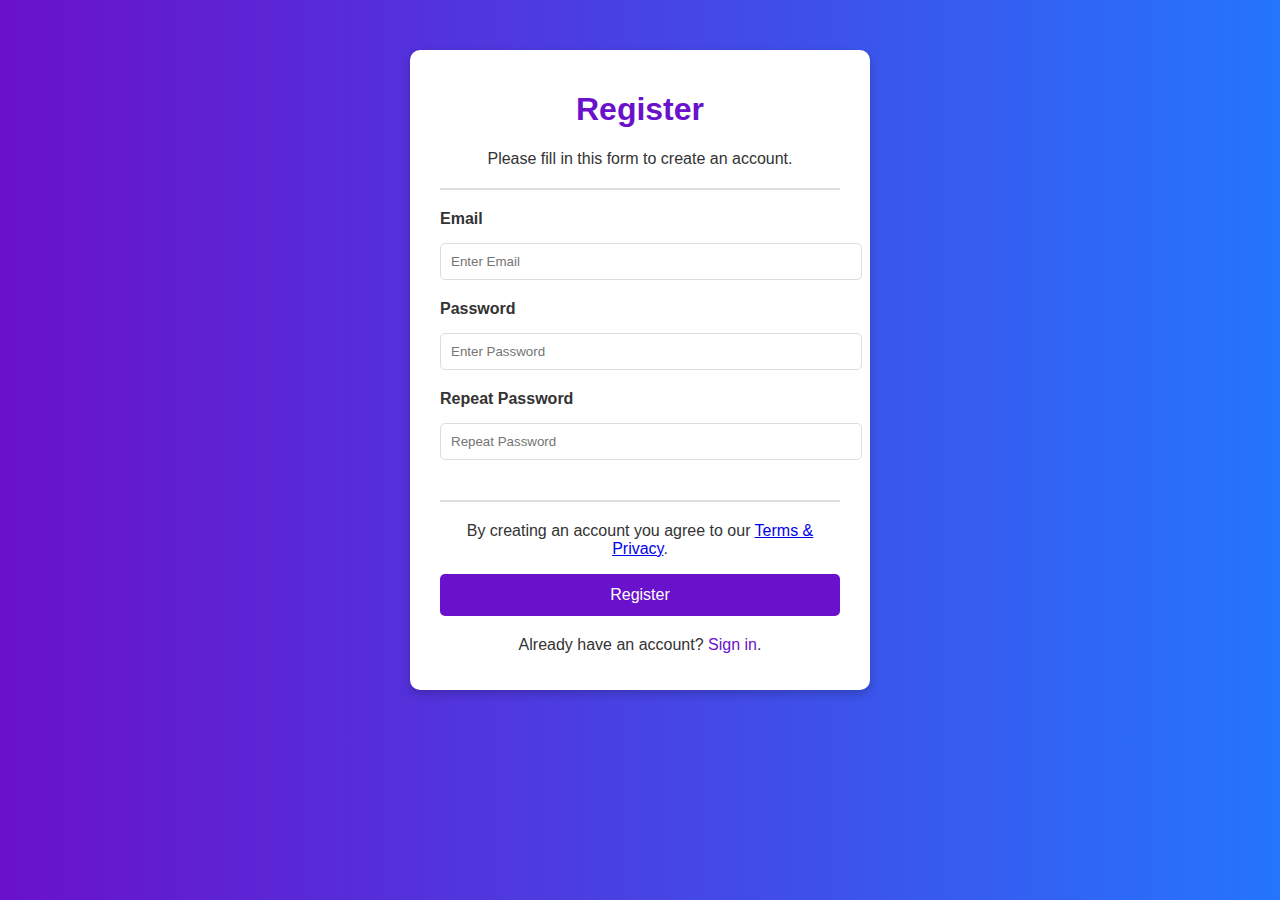
<file: index.html>
<!DOCTYPE html>
<html lang="en">

<head>
    <meta charset="UTF-8">
    <meta name="viewport" content="width=device-width, initial-scale=1.0">
    <title>Smart Registration Form</title>
    <link rel="stylesheet" href="css/registration.css">

</head>

<body>

    <div class="container">
        <h1>Register</h1>
        <p>Please fill in this form to create an account.</p>
        <hr>

        <form action="/action_page.php">
            <label for="email"><b>Email</b></label>
            <input type="text" placeholder="Enter Email" name="email" id="email" required>

            <label for="psw"><b>Password</b></label>
            <input type="password" placeholder="Enter Password" name="psw" id="psw" required>

            <label for="psw-repeat"><b>Repeat Password</b></label>
            <input type="password" placeholder="Repeat Password" name="psw-repeat" id="psw-repeat" required>
            <hr>
            <p>By creating an account you agree to our <a href="#">Terms & Privacy</a>.</p>

            <button type="submit" class="registerbtn">Register</button>
        </form>

        <div class="signin">
            <p>Already have an account? <a href="#">Sign in</a>.</p>
        </div>
    </div>

</body>

</html>
</file>
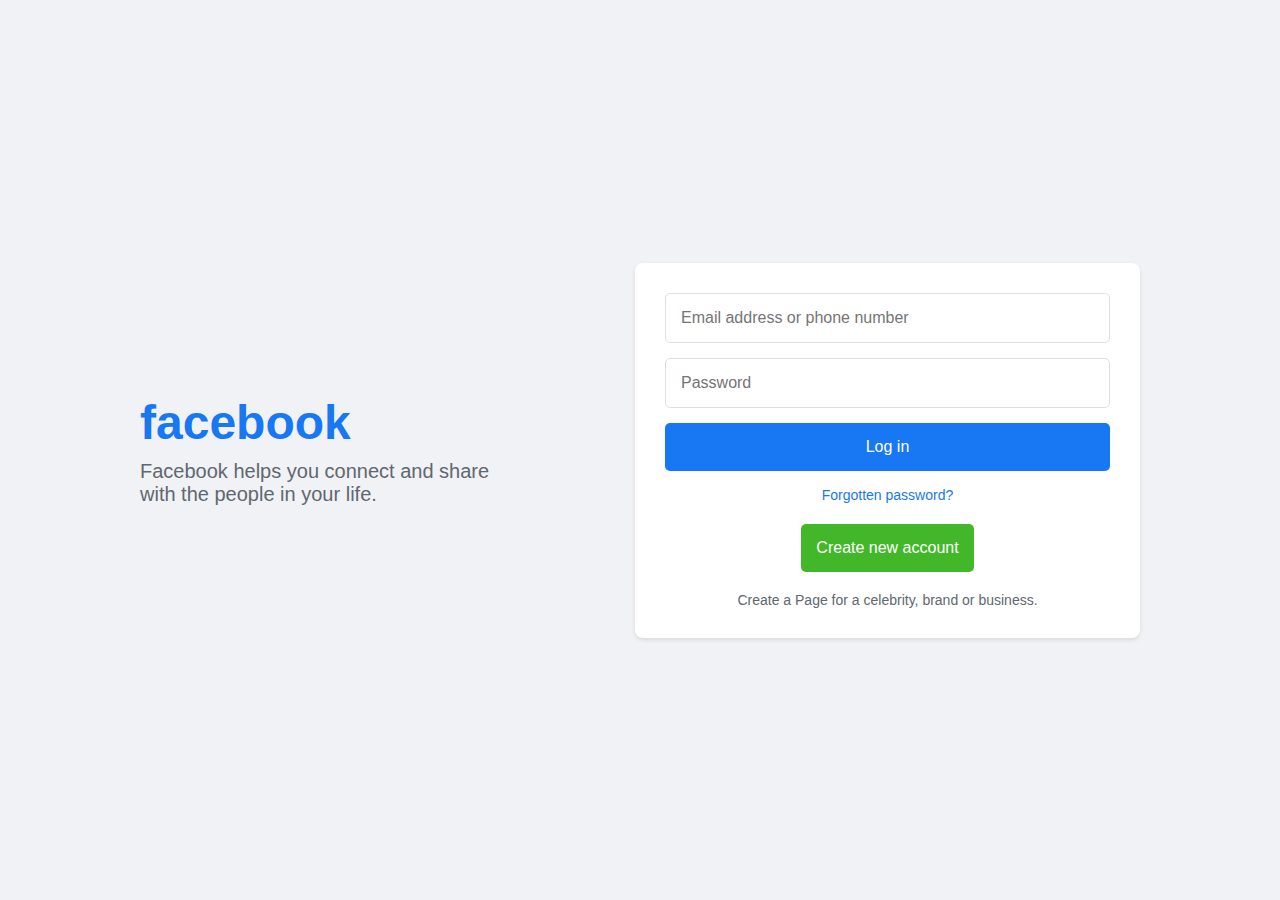
<file: index_facebook.html>
<!DOCTYPE html>
<html lang="en">

<head>
    <meta charset="UTF-8">
    <meta name="viewport" content="width=device-width, initial-scale=1.0">
    <title>Facebook Login Page</title>
    <link rel="stylesheet" href="css/facebook_login.css">
</head>

<body>
    <div class="container">
        <!-- Left Section -->
        <div class="left-section">
            <h1>facebook</h1>
            <p>Facebook helps you connect and share<br>with the people in your life.</p>
        </div>

        <!-- Right Section -->
        <div class="right-section">
            <form>
                <input type="text" placeholder="Email address or phone number">
                <input type="password" placeholder="Password">
                <button type="submit">Log in</button>
            </form>
            <div class="forgotten-password">
                <a href="#">Forgotten password?</a>
            </div>
            <div class="create-account">
                <button>Create new account</button>
            </div>
            <div class="create-page">
                <p>Create a Page for a celebrity, brand or business.</p>
            </div>
        </div>
    </div>
</body>

</html>
</file>
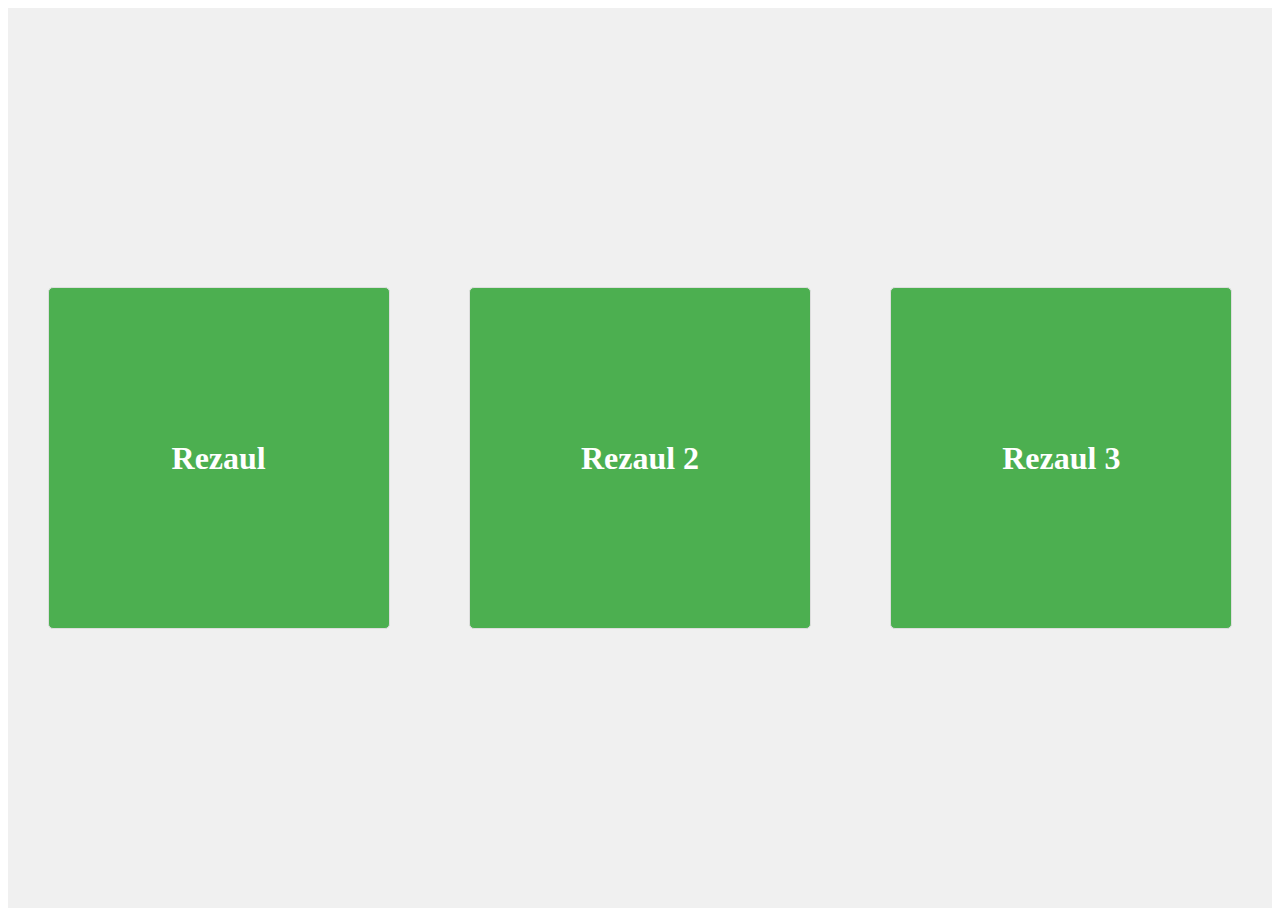
<file: index_flex.html>
<!DOCTYPE html>
<html lang="en">

<head>
    <meta charset="UTF-8">
    <meta name="viewport" content="width=device-width, initial-scale=1.0">
    <title>Flexbox Example</title>
    <link rel="stylesheet" href="css/flex.css">
</head>

<body>
    <div class="flex-container">
        <div class="flex-item">
            <h1>Rezaul</h1>
        </div>
        <div class="flex-item">
            <h1> Rezaul 2</h1>
        </div>
        <div class="flex-item">
            <h1> Rezaul 3</h1>
        </div>
    </div>
</body>

</html>
</file>
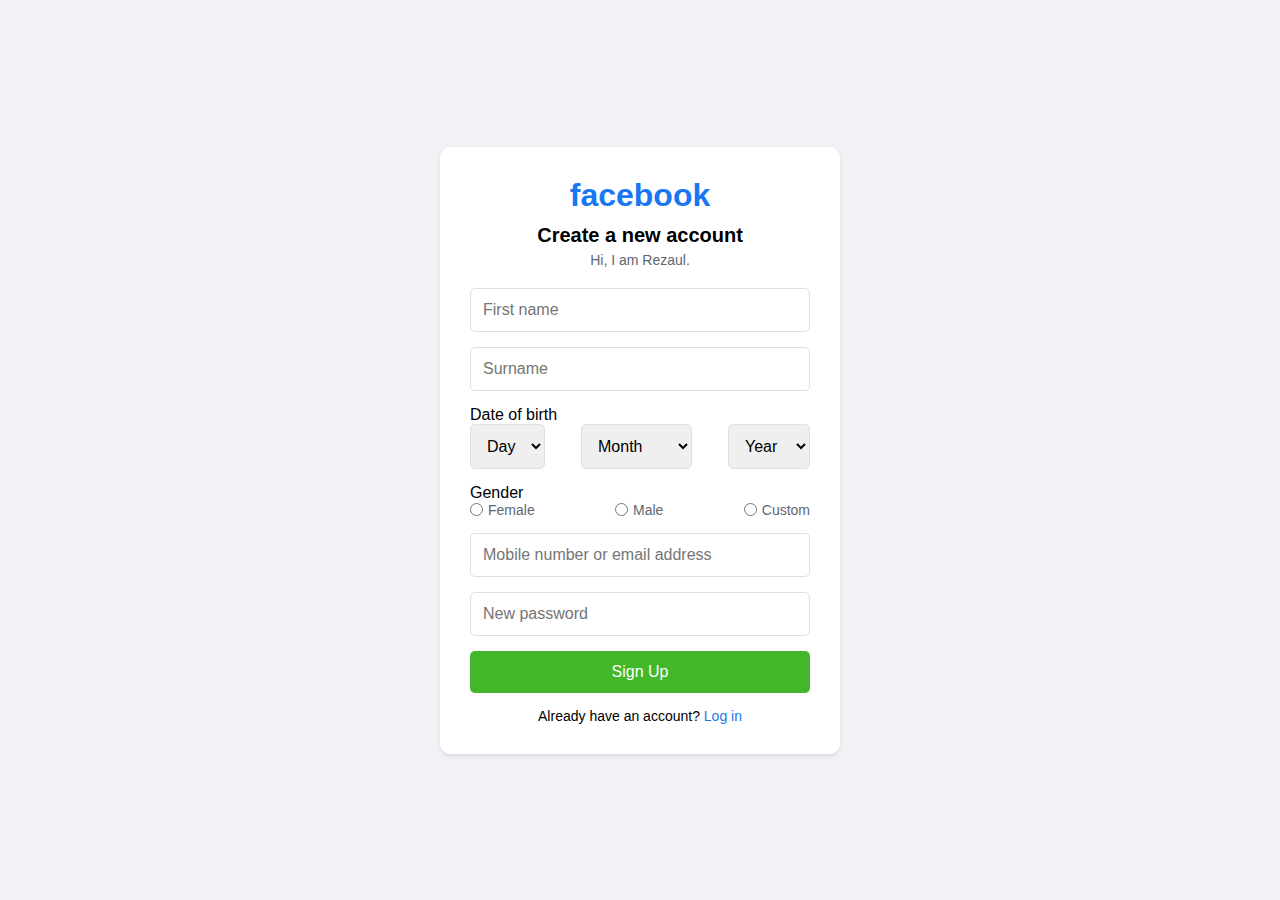
<file: index_onepage.html>
<!DOCTYPE html>
<html lang="en">

<head>
    <meta charset="UTF-8">
    <meta name="viewport" content="width=device-width, initial-scale=1.0">
    <title>Facebook Signup Page</title>
    <link rel="stylesheet" href="css/faceboo_onepage.css">
</head>

<body>
    <div class="signup-container">
        <h1>facebook</h1>
        <h2>Create a new account</h2>
        <p>Hi, I am Rezaul.</p>
        <form>
            <input type="text" placeholder="First name">
            <input type="text" placeholder="Surname">

            <label>Date of birth</label>
            <div style="display: flex; justify-content: space-between;">
                <select>
                    <option>Day</option>
                    <option>1</option>
                    <option>2</option>
                    <option>3</option>
                    <!-- Add more days -->
                </select>
                <select>
                    <option>Month</option>
                    <option>January</option>
                    <option>February</option>
                    <option>March</option>
                    <!-- Add more months -->
                </select>
                <select>
                    <option>Year</option>
                    <option>2024</option>
                    <option>2023</option>
                    <option>2022</option>
                    <!-- Add more years -->
                </select>
            </div>

            <label>Gender</label>
            <div class="gender-options">
                <label><input type="radio" name="gender"> Female</label>
                <label><input type="radio" name="gender"> Male</label>
                <label><input type="radio" name="gender"> Custom</label>
            </div>

            <input type="text" placeholder="Mobile number or email address">
            <input type="password" placeholder="New password">
            <button type="submit">Sign Up</button>
        </form>
        <div class="login-link">
            Already have an account? <a href="#">Log in</a>
        </div>
    </div>
</body>

</html>
</file>
<file: css/registration.css>
body {
    font-family: Arial, sans-serif;
    margin: 0;
    padding: 0;
    background: linear-gradient(to right, #6a11cb, #2575fc);
    color: #fff;
}

.container {
    max-width: 400px;
    margin: 50px auto;
    background-color: #fff;
    padding: 20px 30px;
    border-radius: 10px;
    box-shadow: 0 4px 10px rgba(0, 0, 0, 0.2);
    color: #333;
}

h1 {
    text-align: center;
    color: #6a11cb;
}

p {
    text-align: center;
}

label {
    font-weight: bold;
    margin-bottom: 5px;
    display: block;
}

input[type="text"],
input[type="password"] {
    width: 100%;
    padding: 10px;
    margin: 10px 0 20px;
    border: 1px solid #ddd;
    border-radius: 5px;
}

input[type="text"]:focus,
input[type="password"]:focus {
    border: 1px solid #6a11cb;
    outline: none;
    box-shadow: 0 0 5px rgba(106, 17, 203, 0.5);
}

.registerbtn {
    background-color: #6a11cb;
    color: #fff;
    padding: 12px;
    width: 100%;
    border: none;
    border-radius: 5px;
    font-size: 16px;
    cursor: pointer;
    transition: background 0.3s ease;
}

.registerbtn:hover {
    background-color: #2575fc;
}

.signin {
    text-align: center;
    margin-top: 20px;
}

.signin a {
    color: #6a11cb;
    text-decoration: none;
}

.signin a:hover {
    text-decoration: underline;
}

hr {
    border: 0.5px solid #ddd;
    margin: 20px 0;
}
</file>
<file: css/facebook_login.css>
* {
    margin: 0;
    padding: 0;
    box-sizing: border-box;
}

body {
    font-family: Arial, sans-serif;
    background-color: #f0f2f5;
    display: flex;
    justify-content: center;
    align-items: center;
    min-height: 100vh;
}

.container {
    display: flex;
    justify-content: space-between;
    align-items: center;
    width: 80%;
    max-width: 1000px;
}

.left-section {
    flex: 1;
    padding-right: 50px;
}

.left-section h1 {
    color: #1877f2;
    font-size: 48px;
    font-weight: bold;
}

.left-section p {
    font-size: 20px;
    color: #606770;
    margin-top: 10px;
}

.right-section {
    flex: 1;
    background: #fff;
    padding: 30px;
    border-radius: 8px;
    box-shadow: 0 2px 4px rgba(0, 0, 0, 0.1);
}

.right-section form {
    display: flex;
    flex-direction: column;
}

.right-section input[type="text"],
.right-section input[type="password"] {
    padding: 15px;
    margin-bottom: 15px;
    border: 1px solid #dddfe2;
    border-radius: 5px;
    font-size: 16px;
}

.right-section button {
    padding: 15px;
    background-color: #1877f2;
    color: white;
    border: none;
    border-radius: 5px;
    font-size: 16px;
    cursor: pointer;
}

.right-section button:hover {
    background-color: #165dc4;
}

.right-section .forgotten-password {
    margin-top: 15px;
    text-align: center;
}

.right-section .forgotten-password a {
    color: #1877f2;
    text-decoration: none;
    font-size: 14px;
}

.right-section .forgotten-password a:hover {
    text-decoration: underline;
}

.right-section .create-account {
    margin-top: 20px;
    text-align: center;
}

.right-section .create-account button {
    padding: 15px;
    background-color: #42b72a;
    color: white;
    border: none;
    border-radius: 5px;
    font-size: 16px;
    cursor: pointer;
}

.right-section .create-account button:hover {
    background-color: #36a420;
}

.right-section .create-page {
    margin-top: 20px;
    text-align: center;
    font-size: 14px;
    color: #606770;
}

.right-section .create-page a {
    color: #1877f2;
    text-decoration: none;
}

.right-section .create-page a:hover {
    text-decoration: underline;
}

@media (max-width: 768px) {
    .container {
        flex-direction: column;
        align-items: center;
    }

    .left-section {
        padding-right: 0;
        text-align: center;
        margin-bottom: 20px;
    }

    .right-section {
        width: 100%;
        max-width: 400px;
    }
}
</file>
<file: css/flex.css>
.flex-container {
            display: flex;

            justify-content: space-around;

            align-items: center;

            height: 100vh;

            background-color: #f0f0f0;
        }

        .flex-item {
            display: flex;
            /* Flexbox active */
            justify-content: center;
            /* Horizontally center */
            align-items: center;
            /* Vertically center */
            height: 300px;
            width: 300px;
            background-color: #4CAF50;
            color: white;
            padding: 20px;
            text-align: center;
            border: 1px solid #ddd;
            border-radius: 5px;
        }
</file>
<file: css/faceboo_onepage.css>
* {
    margin: 0;
    padding: 0;
    box-sizing: border-box;
}

body {
    font-family: Arial, sans-serif;
    background-color: #f0f2f5;
    display: flex;
    justify-content: center;
    align-items: center;
    min-height: 100vh;
}

.signup-container {
    background: #fff;
    padding: 30px;
    border-radius: 10px;
    box-shadow: 0 2px 4px rgba(0, 0, 0, 0.1);
    width: 100%;
    max-width: 400px;
}

.signup-container h1 {
    color: #1877f2;
    font-size: 32px;
    font-weight: bold;
    text-align: center;
}

.signup-container h2 {
    text-align: center;
    font-size: 20px;
    color: #000;
    margin-top: 10px;
    margin-bottom: 5px;
}

.signup-container p {
    text-align: center;
    font-size: 14px;
    color: #606770;
    margin-bottom: 20px;
}

form {
    display: flex;
    flex-direction: column;
}

input[type="text"],
input[type="password"],
select {
    padding: 12px;
    margin-bottom: 15px;
    border: 1px solid #dddfe2;
    border-radius: 5px;
    font-size: 16px;
}

.gender-options {
    display: flex;
    justify-content: space-between;
    margin-bottom: 15px;
}

.gender-options label {
    display: flex;
    align-items: center;
    font-size: 14px;
    color: #606770;
}

.gender-options input {
    margin-right: 5px;
}

button {
    padding: 12px;
    background-color: #42b72a;
    color: white;
    border: none;
    border-radius: 5px;
    font-size: 16px;
    cursor: pointer;
}

button:hover {
    background-color: #36a420;
}

.login-link {
    text-align: center;
    margin-top: 15px;
    font-size: 14px;
}

.login-link a {
    color: #1877f2;
    text-decoration: none;
}

.login-link a:hover {
    text-decoration: underline;
}
</file>
